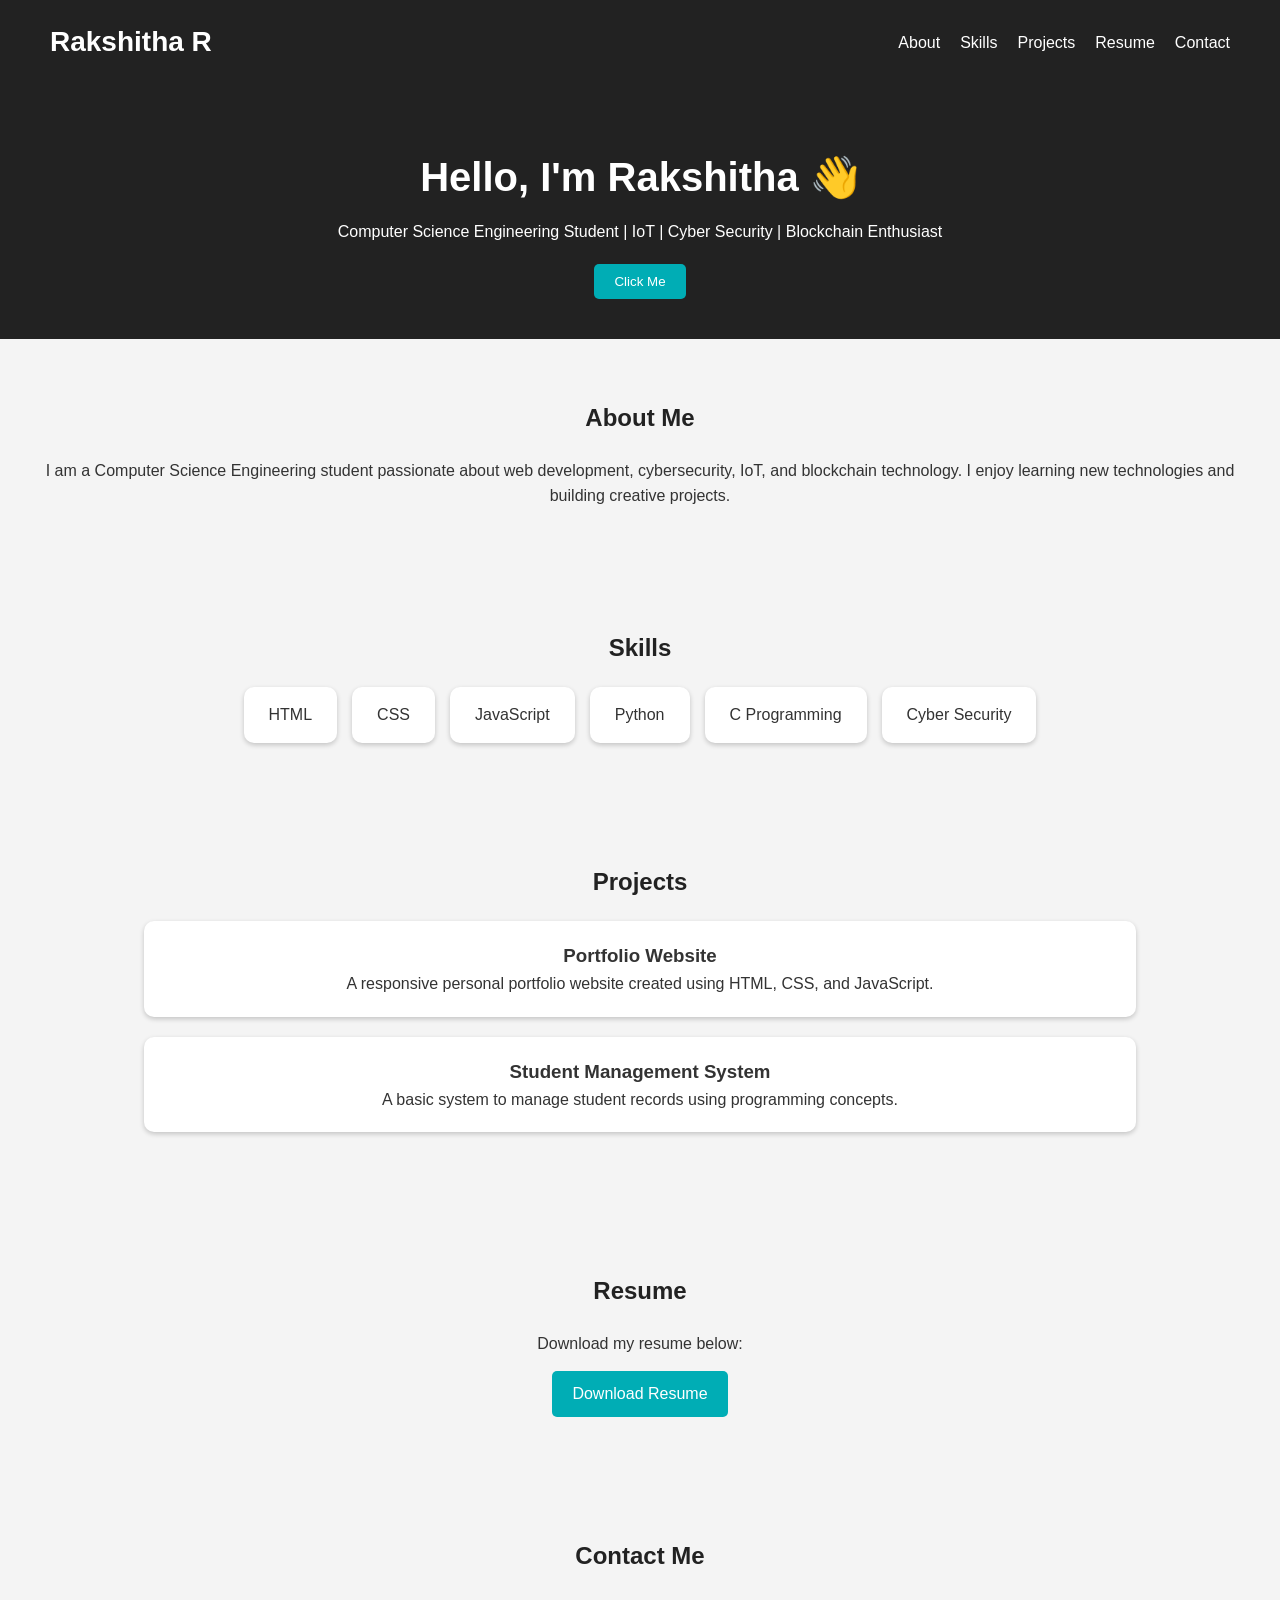
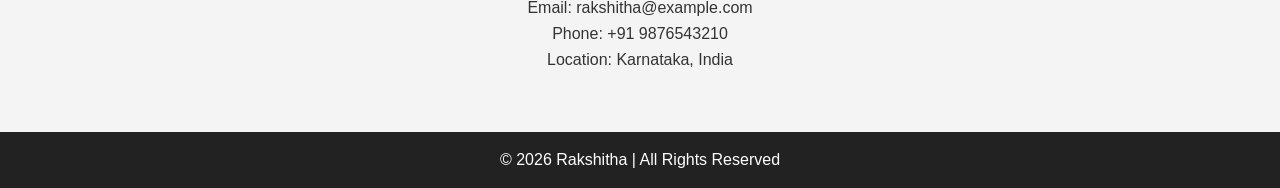
<file: task1/index.html>
<!DOCTYPE html>
<html lang="en">
<head>
    <meta charset="UTF-8">
    <meta name="viewport" content="width=device-width, initial-scale=1.0">
    <title>Rakshitha Portfolio</title>
    <link rel="stylesheet" href="style.css">
</head>
<body >

    <!-- Header -->
    <header>
        <nav>
            <h1 class="logo"><center>Rakshitha R</center></h1>

            <ul class="nav-links">
                <li><a href="#about">About</a></li>
                <li><a href="#skills">Skills</a></li>
                <li><a href="#projects">Projects</a></li>
                <li><a href="#resume">Resume</a></li>
                <li><a href="#contact">Contact</a></li>
            </ul>
        </nav>

        <div class="hero">
            <h2>Hello, I'm Rakshitha 👋</h2>
            <p>
                Computer Science Engineering Student |
                IoT | Cyber Security | Blockchain Enthusiast
            </p>

            <button onclick="showMessage()">Click Me</button>
        </div>
    </header>

    <!-- About Section -->
    <section id="about" class="section">
        <h2>About Me</h2>

        <p>
            I am a Computer Science Engineering student passionate about
            web development, cybersecurity, IoT, and blockchain technology.
            I enjoy learning new technologies and building creative projects.
        </p>
    </section>

    <!-- Skills Section -->
    <section id="skills" class="section">
        <h2>Skills</h2>

        <div class="skills-container">
            <div class="skill-card">HTML</div>
            <div class="skill-card">CSS</div>
            <div class="skill-card">JavaScript</div>
            <div class="skill-card">Python</div>
            <div class="skill-card">C Programming</div>
            <div class="skill-card">Cyber Security</div>
        </div>
    </section>

    <!-- Projects Section -->
    <section id="projects" class="section">
        <h2>Projects</h2>

        <div class="project-card">
            <h3>Portfolio Website</h3>
            <p>
                A responsive personal portfolio website created using
                HTML, CSS, and JavaScript.
            </p>
        </div>

        <div class="project-card">
            <h3>Student Management System</h3>
            <p>
                A basic system to manage student records using programming concepts.
            </p>
        </div>
    </section>

    <!-- Resume Section -->
    <section id="resume" class="section">
        <h2>Resume</h2>

        <p>Download my resume below:</p>

        <a href="Resume.pdf" class="btn" download>
            Download Resume
        </a>
    </section>

    <!-- Contact Section -->
    <section id="contact" class="section">
        <h2>Contact Me</h2>

        <p>Email: rakshitha@example.com</p>
        <p>Phone: +91 9876543210</p>
        <p>Location: Karnataka, India</p>
    </section>

    <!-- Footer -->
    <footer>
        <p>© 2026 Rakshitha | All Rights Reserved</p>
    </footer>

    <script src="script.js"></script>
</body>
</html>
</file>
<file: task1/style.css>
* {
    margin: 0;
    padding: 0;
    box-sizing: border-box;
}

body {
    font-family: Arial, sans-serif;
    line-height: 1.6;
    background-color: #f4f4f4;
    color: #333;
}

/* Header */
header {
    background: #222;
    color: white;
    padding-bottom: 40px;
}

nav {
    display: flex;
    justify-content: space-between;
    align-items: center;
    padding: 20px 50px;
}

.logo {
    font-size: 28px;
}

.nav-links {
    display: flex;
    list-style: none;
}

.nav-links li {
    margin-left: 20px;
}

.nav-links a {
    color: white;
    text-decoration: none;
    transition: 0.3s;
}

.nav-links a:hover {
    color: #00adb5;
}

.hero {
    text-align: center;
    margin-top: 60px;
}

.hero h2 {
    font-size: 40px;
    margin-bottom: 10px;
}

.hero p {
    margin-bottom: 20px;
}

button {
    padding: 10px 20px;
    border: none;
    background: #00adb5;
    color: white;
    cursor: pointer;
    border-radius: 5px;
}

button:hover {
    background: #008891;
}

/* Sections */
.section {
    padding: 60px 20px;
    text-align: center;
}

.section h2 {
    margin-bottom: 20px;
    color: #222;
}

/* Skills */
.skills-container {
    display: flex;
    justify-content: center;
    flex-wrap: wrap;
    gap: 15px;
}

.skill-card {
    background: white;
    padding: 15px 25px;
    border-radius: 10px;
    box-shadow: 0 2px 5px rgba(0,0,0,0.2);
}

/* Projects */
.project-card {
    background: white;
    margin: 20px auto;
    padding: 20px;
    width: 80%;
    border-radius: 10px;
    box-shadow: 0 2px 5px rgba(0,0,0,0.2);
}

/* Resume Button */
.btn {
    display: inline-block;
    margin-top: 15px;
    padding: 10px 20px;
    background: #00adb5;
    color: white;
    text-decoration: none;
    border-radius: 5px;
}

.btn:hover {
    background: #008891;
}

/* Footer */
footer {
    background: #222;
    color: white;
    text-align: center;
    padding: 15px;
}

/* Responsive Design */
@media(max-width: 768px) {

    nav {
        flex-direction: column;
    }

    .nav-links {
        flex-direction: column;
        text-align: center;
        margin-top: 15px;
    }

    .nav-links li {
        margin: 10px 0;
    }

    .hero h2 {
        font-size: 30px;
    }

    .project-card {
        width: 95%;
    }
}
</file>
